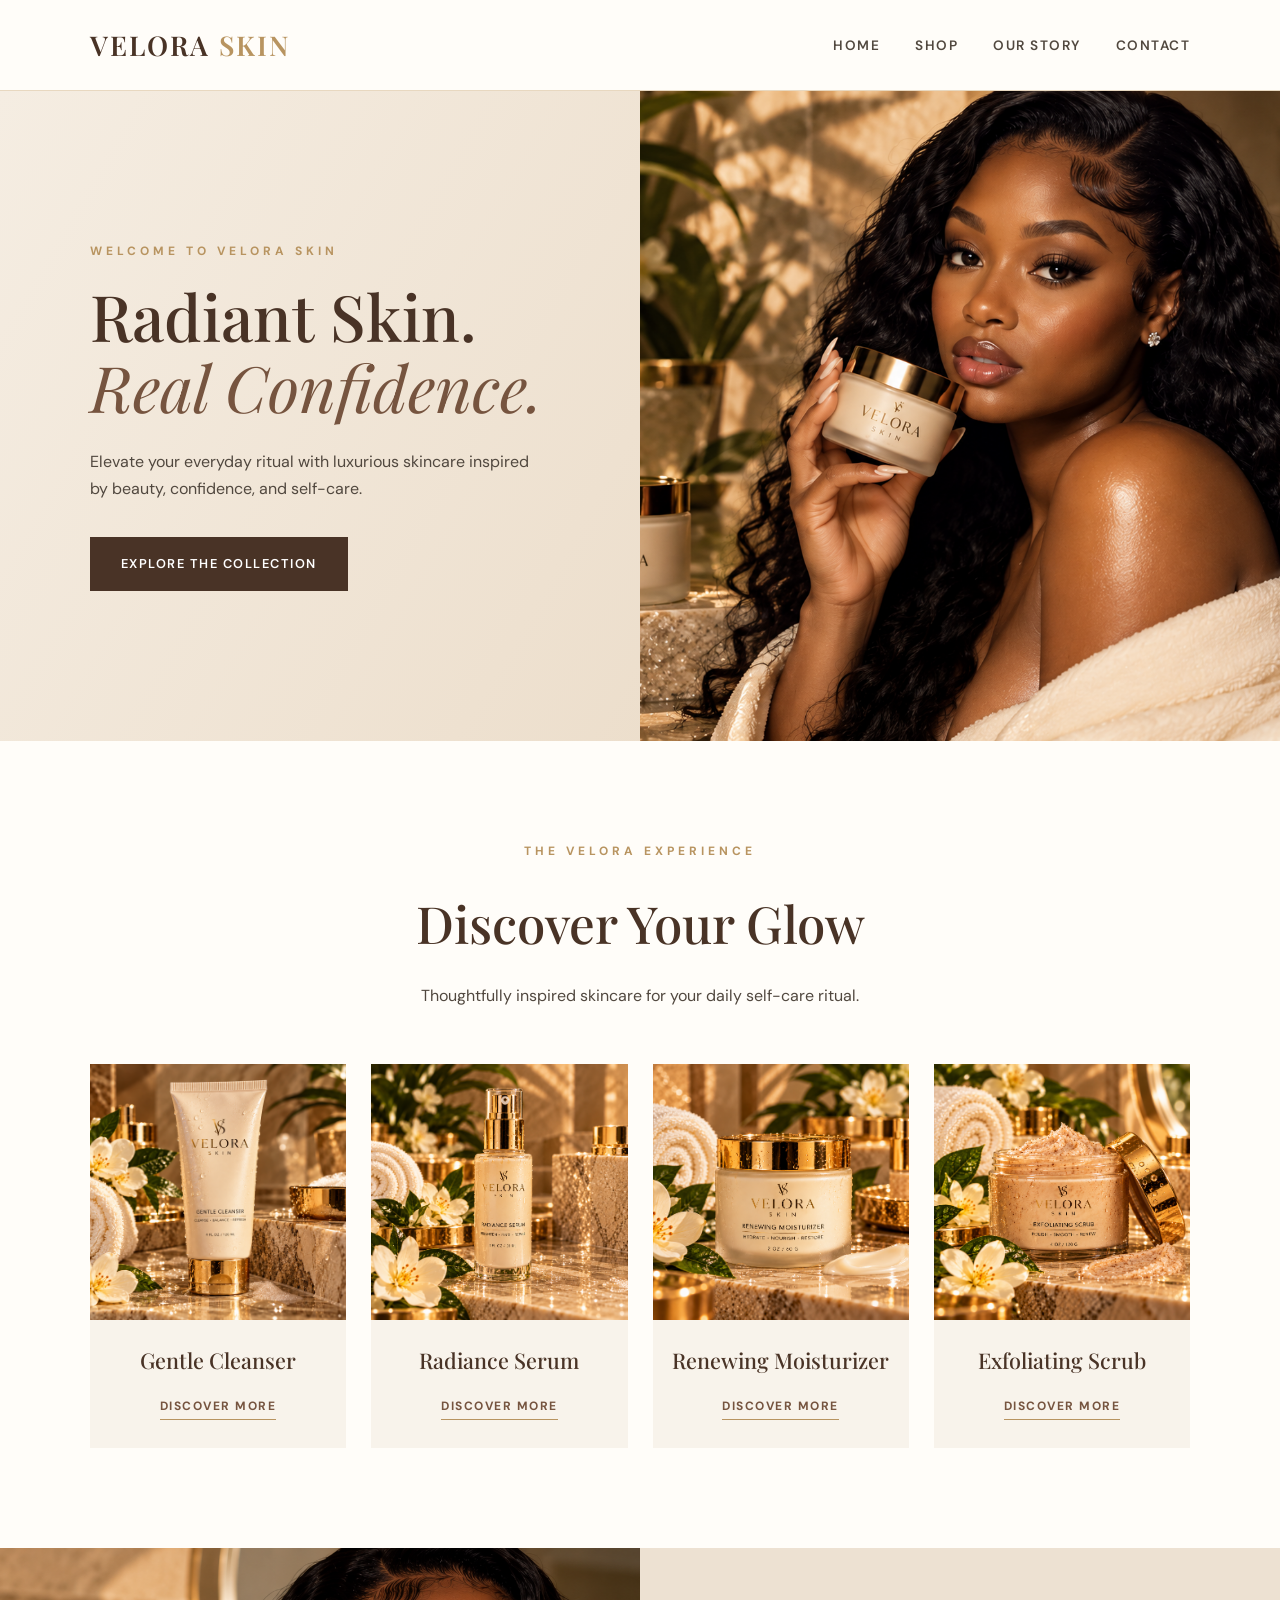
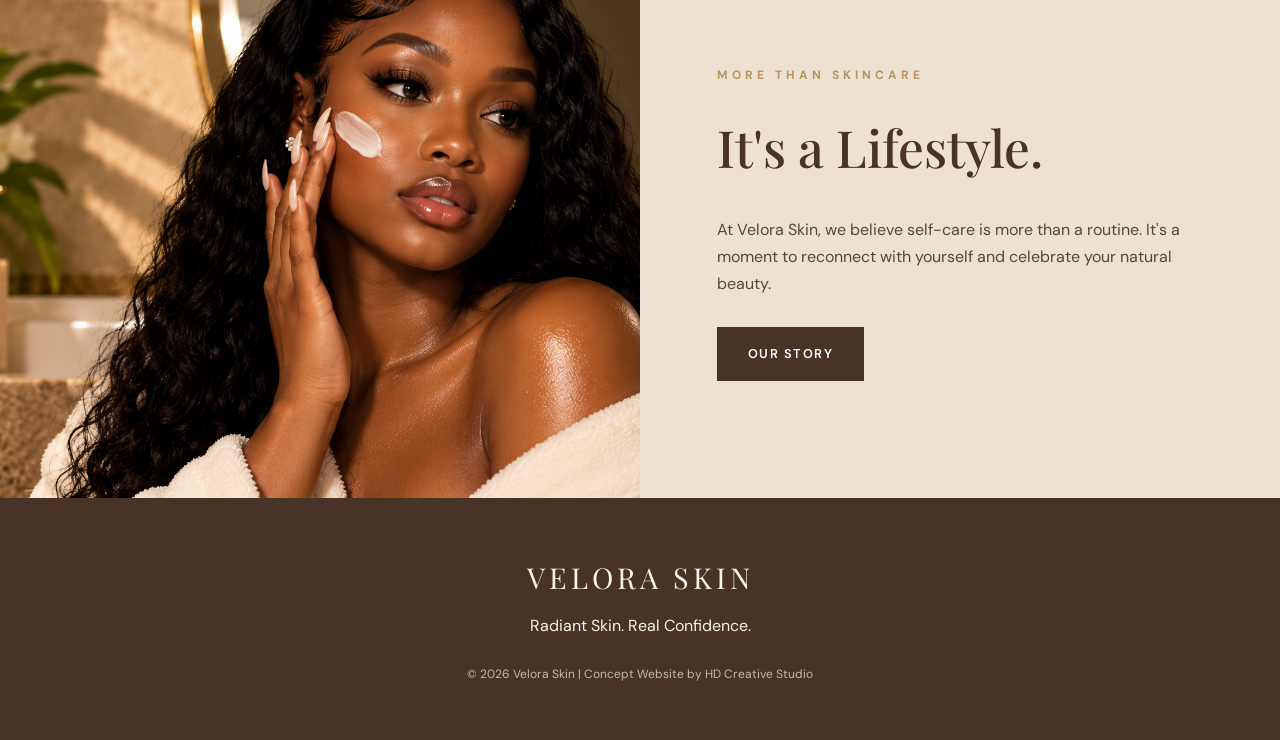
<file: index.html>
<!DOCTYPE html>
<html lang="en">
<head>
  <meta charset="UTF-8">
  <meta name="viewport" content="width=device-width, initial-scale=1.0">
  <meta name="description" content="Discover luxury skincare at Velora Skin. Radiant skin, real confidence.">
  <title>Velora Skin | Luxury Skincare</title>
  <link rel="stylesheet" href="styles.css">
</head>

<body>

  <header class="site-header">
    <a href="index.html" class="brand">VELORA <span>SKIN</span></a>

    <nav aria-label="Main navigation">
      <a href="index.html">Home</a>
      <a href="shop.html">Shop</a>
      <a href="about.html">Our Story</a>
      <a href="contact.html">Contact</a>
    </nav>
  </header>

  <main>

    <section class="hero">
      <div class="hero-content">
        <p class="eyebrow">WELCOME TO VELORA SKIN</p>
        <h1>Radiant Skin.<br><em>Real Confidence.</em></h1>
        <p>Elevate your everyday ritual with luxurious skincare inspired by beauty, confidence, and self-care.</p>
        <a href="shop.html" class="btn">Explore the Collection</a>
      </div>
      <div class="hero-image">
  <img src="images/velora-skin-model1.png"
       alt="Velora Skin model showcasing luxury skincare">
</div>
    </section>

    


    <section class="featured">
      <p class="eyebrow">THE VELORA EXPERIENCE</p>
      <h2>Discover Your Glow</h2>
      <p>Thoughtfully inspired skincare for your daily self-care ritual.</p>

      <div class="product-grid">
        <article class="product-card">
          <img src="images/velora-skin-spa-cleanser.png" alt="Velora Skin Gentle Cleanser">
          <h3>Gentle Cleanser</h3>
          <a href="shop.html">Discover More</a>
        </article>

        <article class="product-card">
          <img src="images/velora-radiance-spa-serum.png" alt="Velora Skin Radiance Serum">
          <h3>Radiance Serum</h3>
          <a href="shop.html">Discover More</a>
        </article>

        <article class="product-card">
          <img src="images/velora-renewal-moisturizer.png" alt="Velora Skin Renewing Moisturizer">
          <h3>Renewing Moisturizer</h3>
          <a href="shop.html">Discover More</a>
        </article>

        <article class="product-card">
          <img src="images/velora-spa-scrub.png" alt="Velora Skin Exfoliating Scrub">
          <h3>Exfoliating Scrub</h3>
          <a href="shop.html">Discover More</a>
        </article>
      </div>
    </section>

    <section class="brand-story">
      <img src="images/velora-skin-model2.png" alt="Velora Skin beauty model applying skincare">
      <div class="story-content">
        <p class="eyebrow">MORE THAN SKINCARE</p>
        <h2>It's a Lifestyle.</h2>
        <p>At Velora Skin, we believe self-care is more than a routine. It's a moment to reconnect with yourself and celebrate your natural beauty.</p>
        <a href="about.html" class="btn">Our Story</a>
      </div>
    </section>

  </main>

  <footer>
    <p>VELORA SKIN</p>
    <p>Radiant Skin. Real Confidence.</p>
    <p>&copy; 2026 Velora Skin | Concept Website by HD Creative Studio</p>
  </footer>

</body>
</html>
</file>
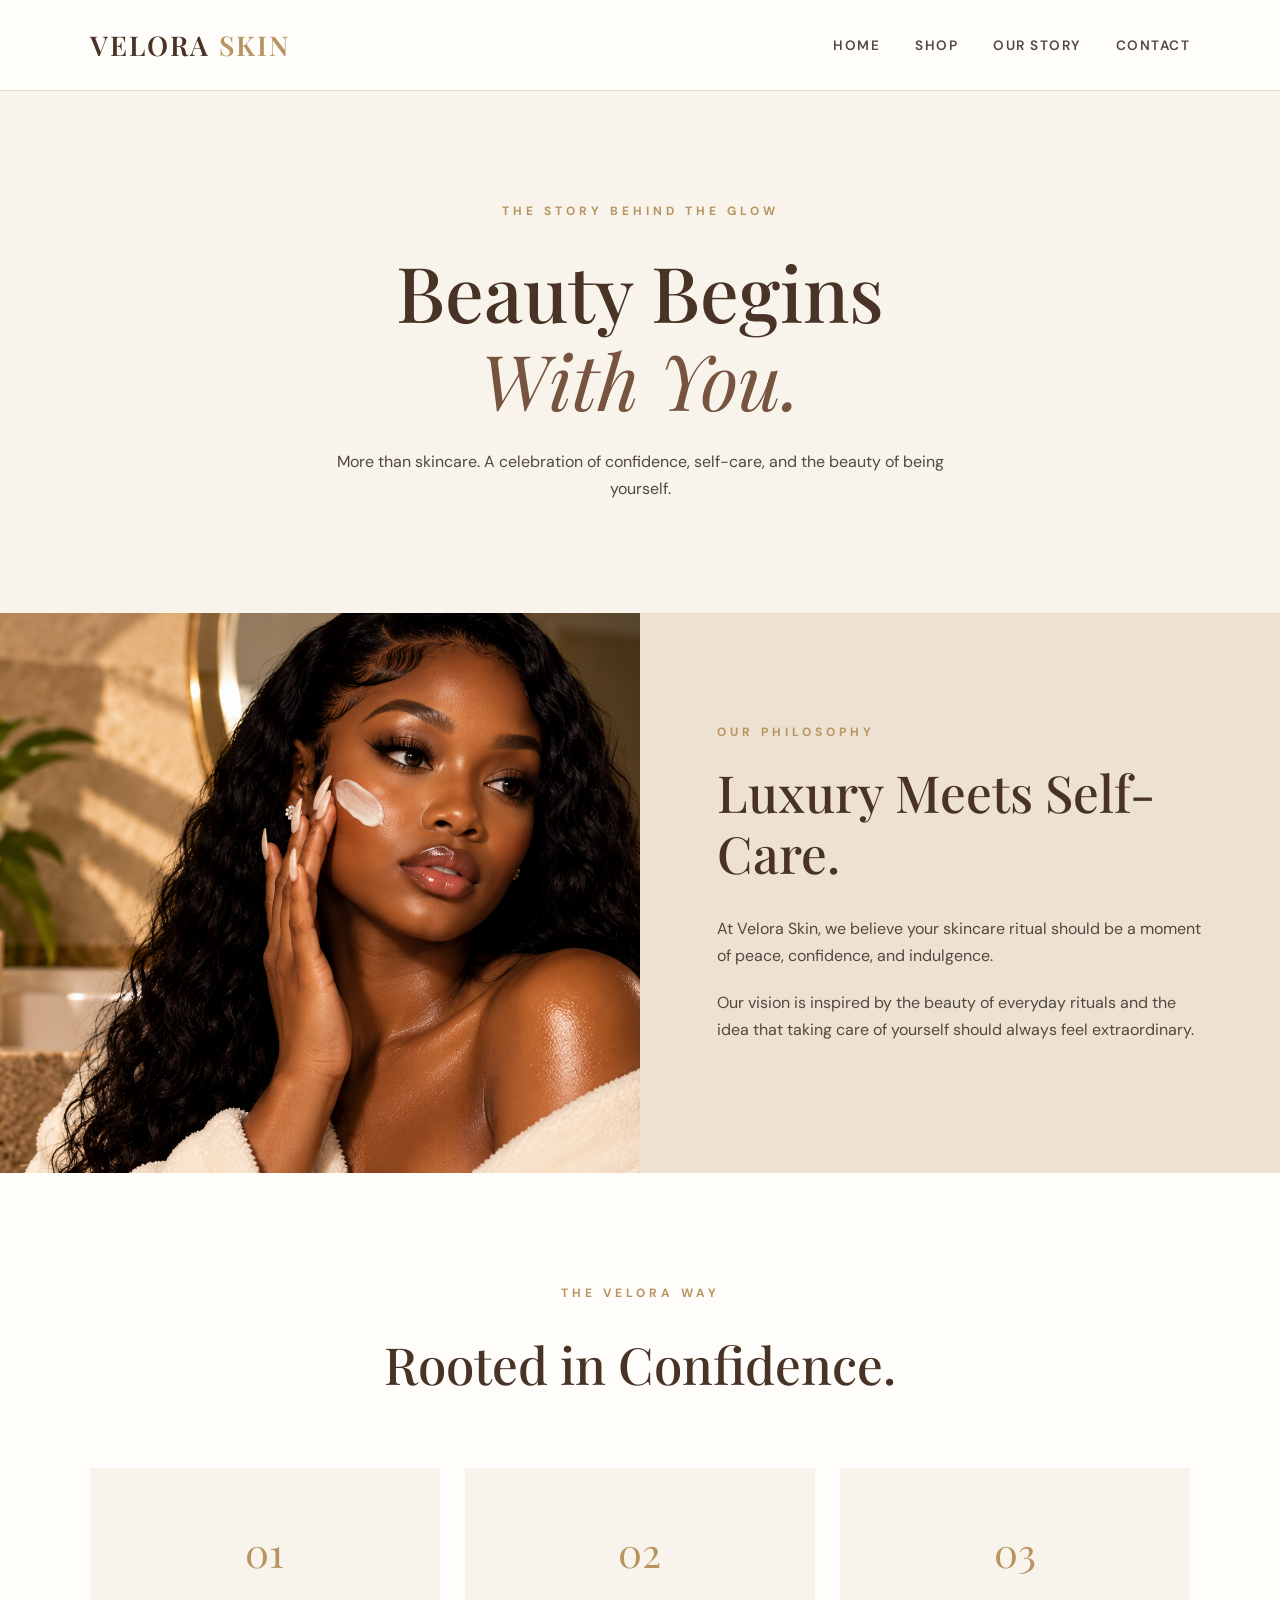
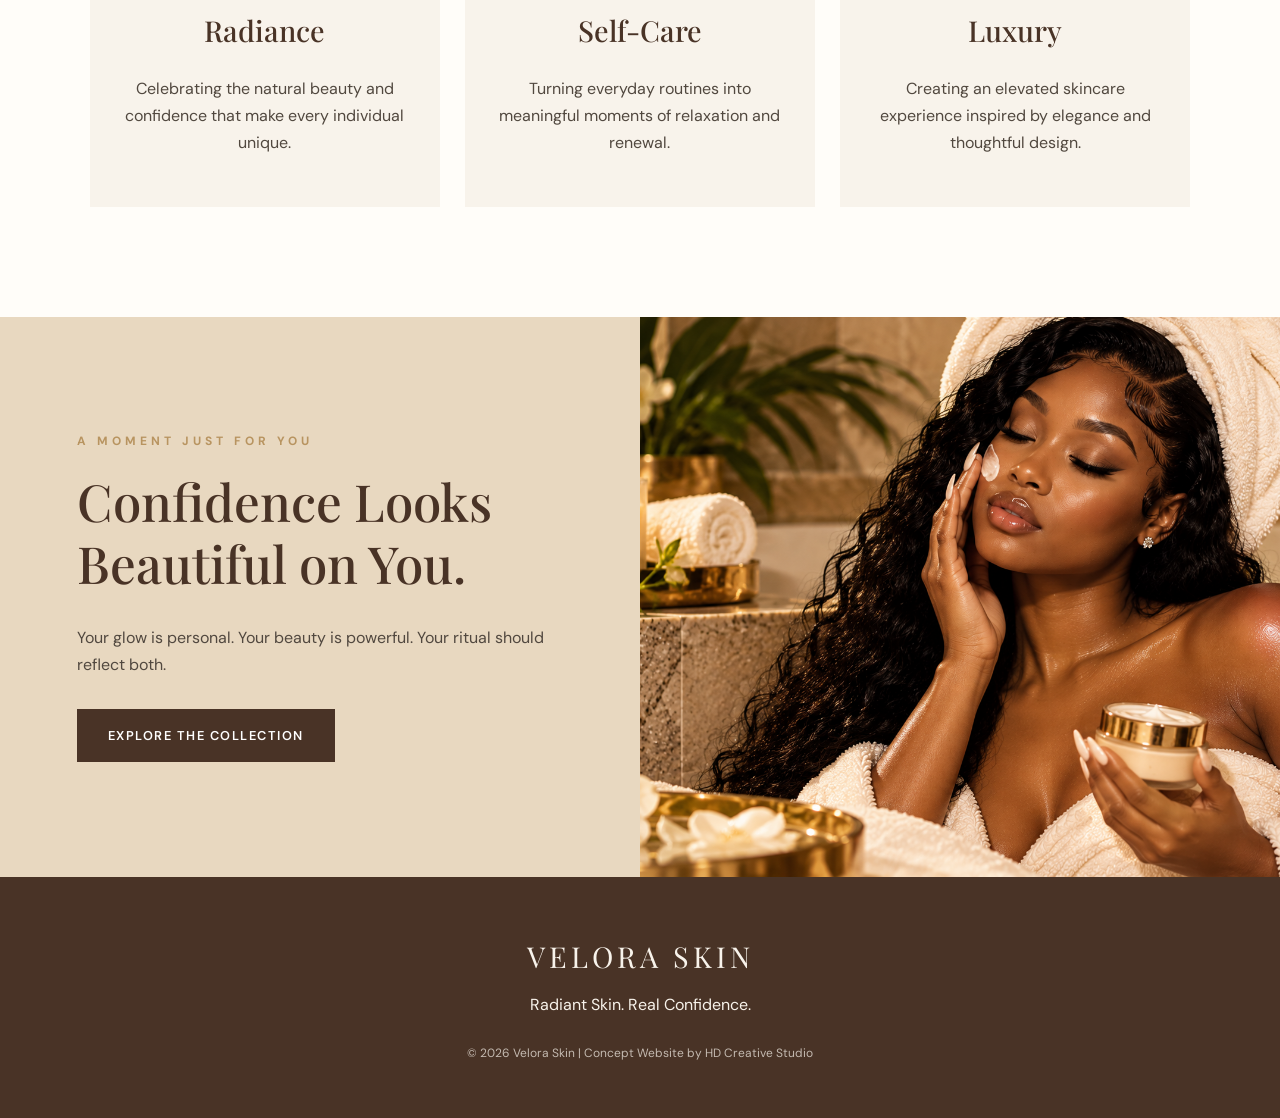
<file: about.html>
<!DOCTYPE html>
<html lang="en">
<head>
  <meta charset="UTF-8">
  <meta name="viewport" content="width=device-width, initial-scale=1.0">
  <meta name="description" content="Discover the story and inspiration behind Velora Skin, a luxury skincare concept.">
  <title>Our Story | Velora Skin</title>
  <link rel="stylesheet" href="styles.css">
</head>

<body>
  <header class="site-header">
    <a href="index.html" class="brand">VELORA <span>SKIN</span></a>

    <nav aria-label="Main navigation">
      <a href="index.html">Home</a>
      <a href="shop.html">Shop</a>
      <a href="about.html" aria-current="page">Our Story</a>
      <a href="contact.html">Contact</a>
    </nav>
  </header>

  <main>
    <section class="about-intro">
      <p class="eyebrow">THE STORY BEHIND THE GLOW</p>
      <h1>Beauty Begins<br><em>With You.</em></h1>
      <p>More than skincare. A celebration of confidence, self-care, and the beauty of being yourself.</p>
    </section>

    <section class="about-feature">
      <div class="about-feature-image">
        <img src="images/velora-skin-model2.png"
             alt="Velora Skin model with radiant skin">
      </div>

      <div class="about-feature-content">
        <p class="eyebrow">OUR PHILOSOPHY</p>
        <h2>Luxury Meets Self-Care.</h2>
        <p>At Velora Skin, we believe your skincare ritual should be a moment of peace, confidence, and indulgence.</p>
        <p>Our vision is inspired by the beauty of everyday rituals and the idea that taking care of yourself should always feel extraordinary.</p>
      </div>
    </section>

    <section class="about-values">
      <p class="eyebrow">THE VELORA WAY</p>
      <h2>Rooted in Confidence.</h2>

      <div class="values-grid">
        <article>
          <span>01</span>
          <h3>Radiance</h3>
          <p>Celebrating the natural beauty and confidence that make every individual unique.</p>
        </article>

        <article>
          <span>02</span>
          <h3>Self-Care</h3>
          <p>Turning everyday routines into meaningful moments of relaxation and renewal.</p>
        </article>

        <article>
          <span>03</span>
          <h3>Luxury</h3>
          <p>Creating an elevated skincare experience inspired by elegance and thoughtful design.</p>
        </article>
      </div>
    </section>

    <section class="about-closing">
      <div class="about-closing-content">
        <p class="eyebrow">A MOMENT JUST FOR YOU</p>
        <h2>Confidence Looks Beautiful on You.</h2>
        <p>Your glow is personal. Your beauty is powerful. Your ritual should reflect both.</p>
        <a href="shop.html" class="btn">Explore the Collection</a>
      </div>

      <div class="about-closing-image">
        <img src="images/velora-skin-model3.png"
             alt="Velora Skin beauty campaign portrait">
      </div>
    </section>
  </main>

  <footer>
    <p>VELORA SKIN</p>
    <p>Radiant Skin. Real Confidence.</p>
    <p>&copy; 2026 Velora Skin | Concept Website by HD Creative Studio</p>
  </footer>
</body>
</html>
</file>
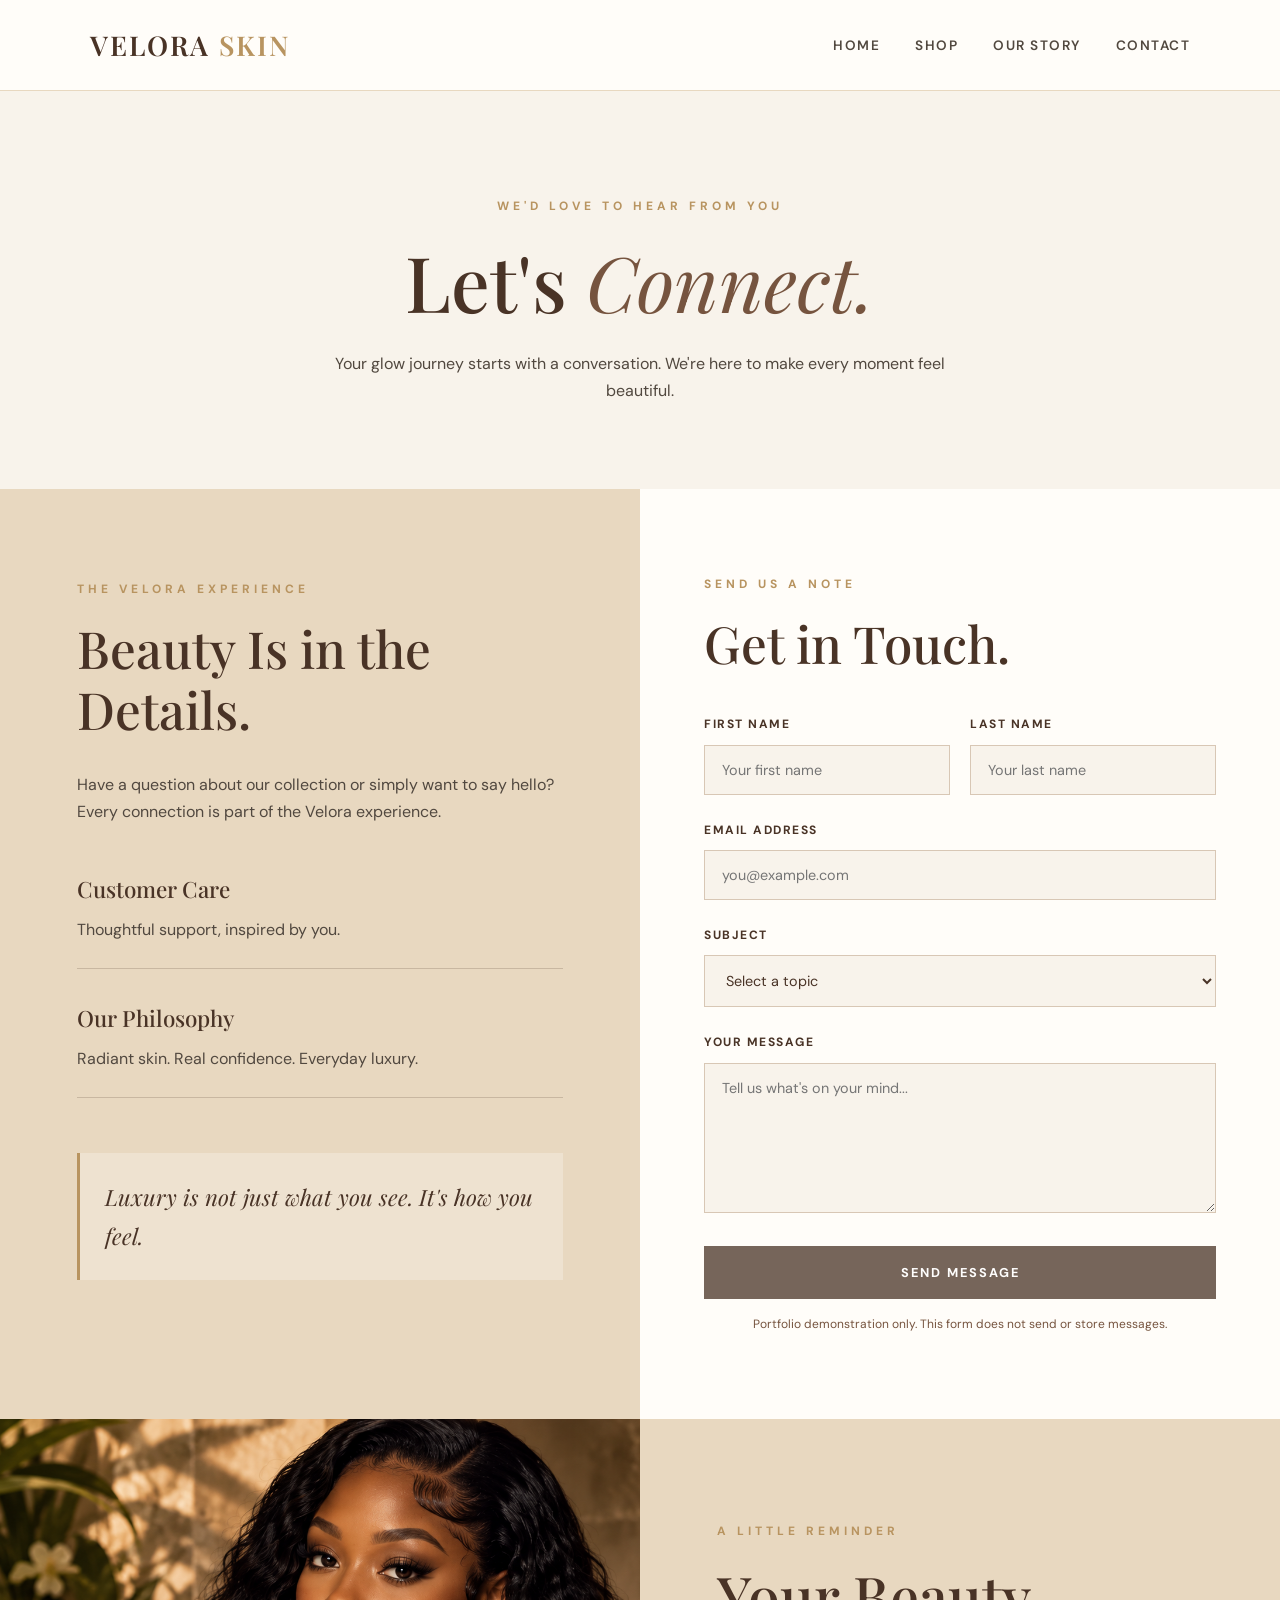
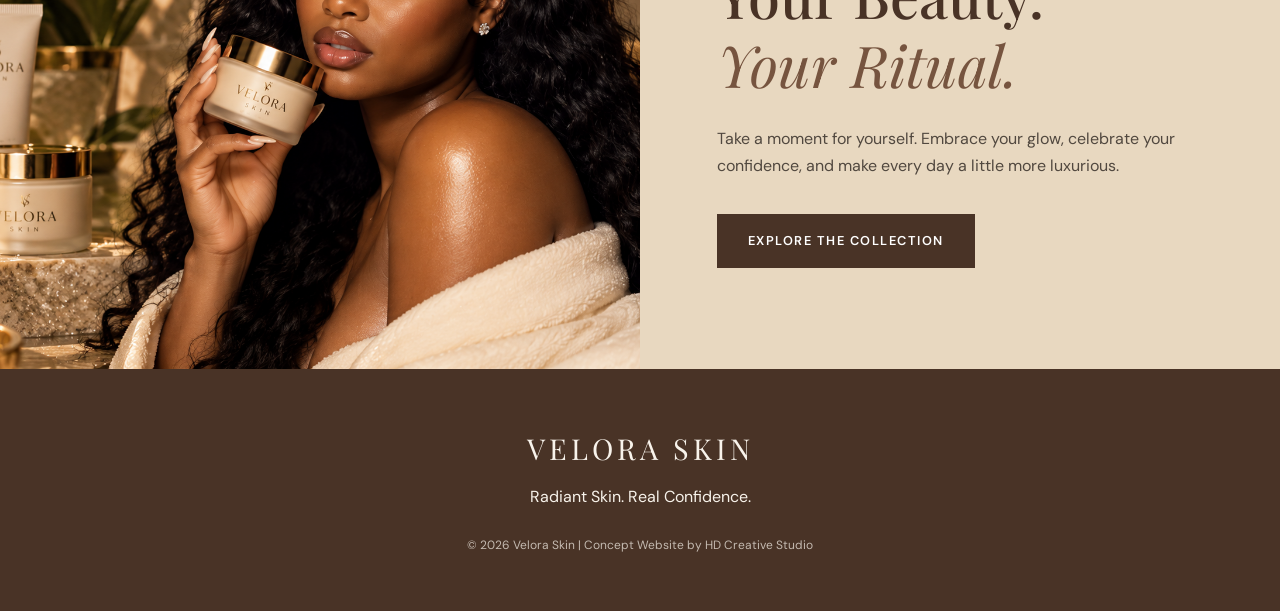
<file: contact.html>
<!DOCTYPE html>
<html lang="en">
<head>
  <meta charset="UTF-8">
  <meta name="viewport" content="width=device-width, initial-scale=1.0">
  <meta name="description" content="Connect with Velora Skin, a luxury skincare brand concept.">
  <title>Contact | Velora Skin</title>
  <link rel="stylesheet" href="styles.css">
</head>

<body>

  <header class="site-header">
    <a href="index.html" class="brand">VELORA <span>SKIN</span></a>

    <nav aria-label="Main navigation">
      <a href="index.html">Home</a>
      <a href="shop.html">Shop</a>
      <a href="about.html">Our Story</a>
      <a href="contact.html" aria-current="page">Contact</a>
    </nav>
  </header>

  <main>

    <section class="contact-intro">
      <p class="eyebrow">WE'D LOVE TO HEAR FROM YOU</p>
      <h1>Let's <em>Connect.</em></h1>
      <p>Your glow journey starts with a conversation. We're here to make every moment feel beautiful.</p>
    </section>

    <section class="contact-section">

      <div class="contact-info">
        <p class="eyebrow">THE VELORA EXPERIENCE</p>
        <h2>Beauty Is in the Details.</h2>

        <p>Have a question about our collection or simply want to say hello? Every connection is part of the Velora experience.</p>

        <div class="contact-detail">
          <h3>Customer Care</h3>
          <p>Thoughtful support, inspired by you.</p>
        </div>

        <div class="contact-detail">
          <h3>Our Philosophy</h3>
          <p>Radiant skin. Real confidence. Everyday luxury.</p>
        </div>

        <div class="contact-note">
          <p>Luxury is not just what you see. It's how you feel.</p>
        </div>
      </div>

      <div class="contact-form-container">
        <p class="eyebrow">SEND US A NOTE</p>
        <h2>Get in Touch.</h2>

        <form class="contact-form" aria-label="Contact form demonstration" onsubmit="return false;">

          <div class="form-row">
            <div class="form-group">
              <label for="first-name">First Name</label>
              <input type="text" id="first-name" name="first-name" placeholder="Your first name">
            </div>

            <div class="form-group">
              <label for="last-name">Last Name</label>
              <input type="text" id="last-name" name="last-name" placeholder="Your last name">
            </div>
          </div>

          <div class="form-group">
            <label for="email">Email Address</label>
            <input type="email" id="email" name="email" placeholder="you@example.com">
          </div>

          <div class="form-group">
            <label for="subject">Subject</label>
            <select id="subject" name="subject">
              <option value="">Select a topic</option>
              <option value="products">Product Inquiry</option>
              <option value="orders">General Question</option>
              <option value="collaboration">Collaboration</option>
              <option value="other">Something Else</option>
            </select>
          </div>

          <div class="form-group">
            <label for="message">Your Message</label>
            <textarea id="message" name="message" rows="6" placeholder="Tell us what's on your mind..."></textarea>
          </div>

          <button type="button" class="contact-submit" disabled>Send Message</button>

          <p class="form-disclaimer">Portfolio demonstration only. This form does not send or store messages.</p>

        </form>
      </div>

    </section>

    <section class="contact-closing">
      <div class="contact-closing-image">
        <img src="images/velora-skin-model1.png" alt="Velora Skin luxury beauty campaign">
      </div>

      <div class="contact-closing-content">
        <p class="eyebrow">A LITTLE REMINDER</p>
        <h2>Your Beauty.<br><em>Your Ritual.</em></h2>
        <p>Take a moment for yourself. Embrace your glow, celebrate your confidence, and make every day a little more luxurious.</p>
        <a href="shop.html" class="btn">Explore the Collection</a>
      </div>
    </section>

  </main>

  <footer>
    <p>VELORA SKIN</p>
    <p>Radiant Skin. Real Confidence.</p>
    <p>&copy; 2026 Velora Skin | Concept Website by HD Creative Studio</p>
  </footer>

</body>
</html>
</file>
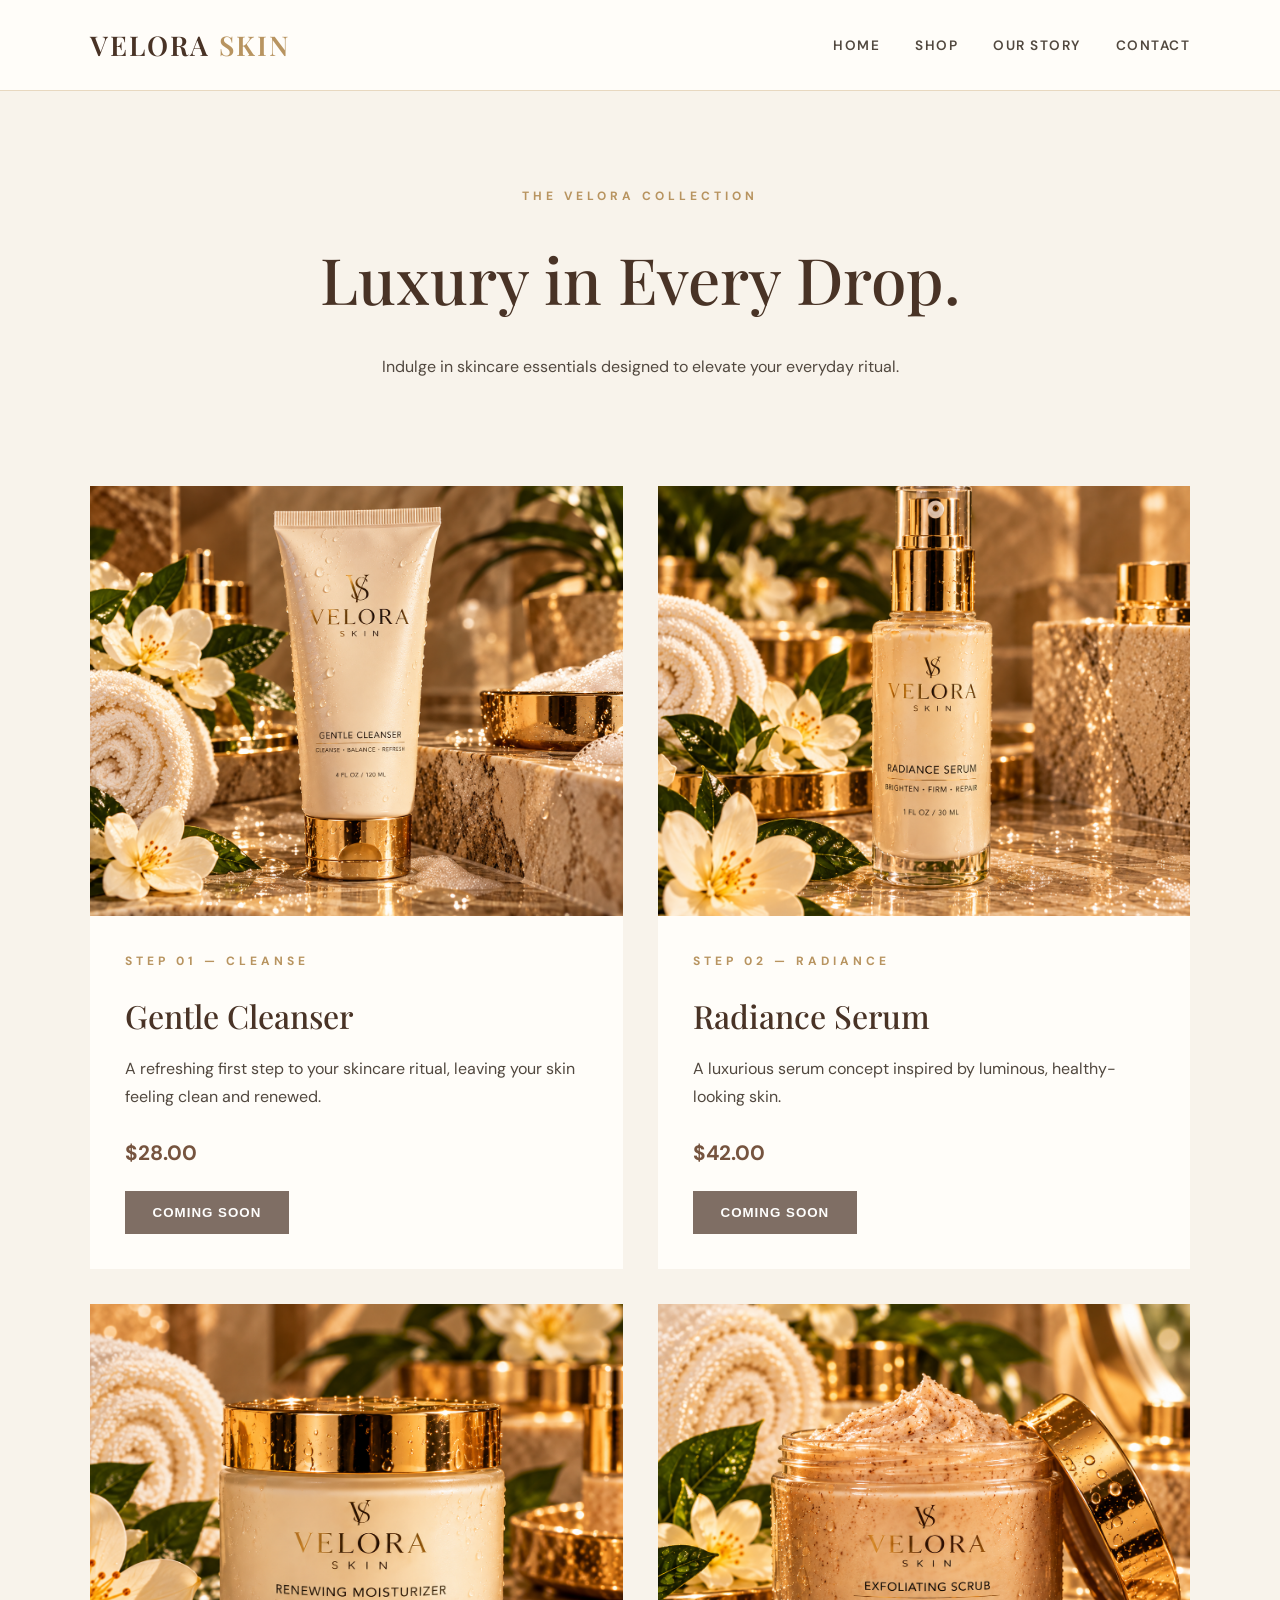
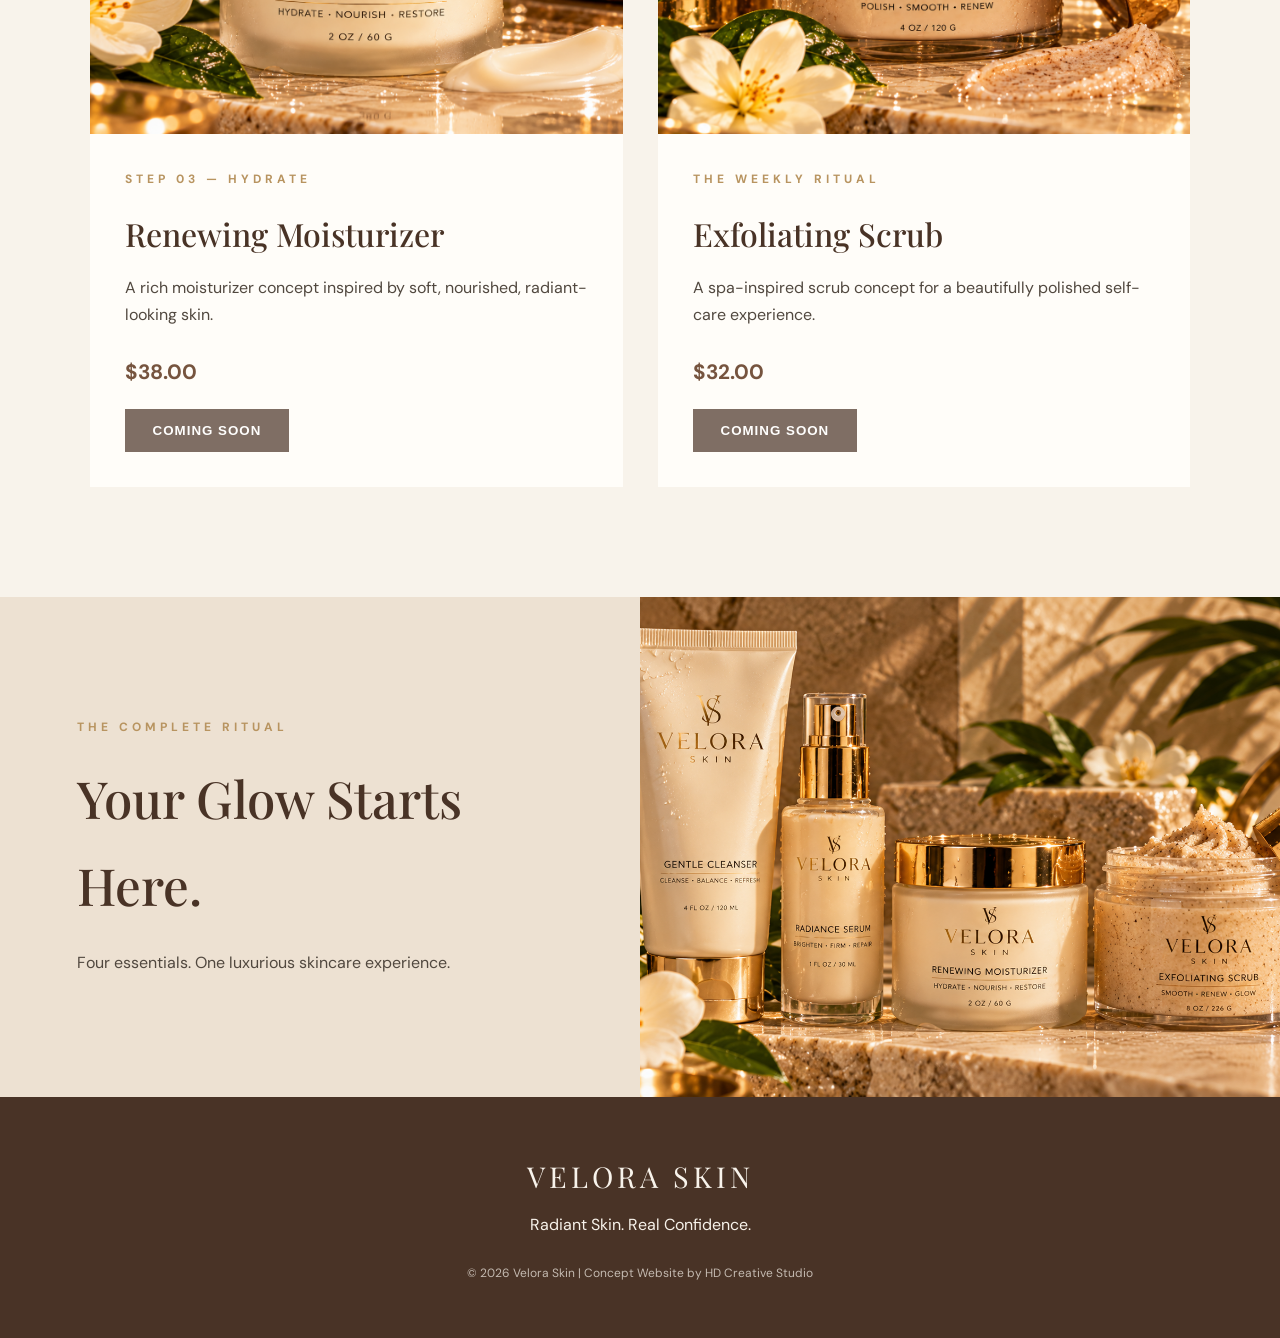
<file: shop.html>
<!DOCTYPE html>
<html lang="en">
<head>
  <meta charset="UTF-8">
  <meta name="viewport" content="width=device-width, initial-scale=1.0">
  <meta name="description" content="Explore the Velora Skin luxury skincare collection.">
  <title>Shop | Velora Skin</title>
  <link rel="stylesheet" href="styles.css">
</head>

<body>
  <header class="site-header">
    <a href="index.html" class="brand">VELORA <span>SKIN</span></a>

    <nav aria-label="Main navigation">
      <a href="index.html">Home</a>
      <a href="shop.html" aria-current="page">Shop</a>
      <a href="about.html">Our Story</a>
      <a href="contact.html">Contact</a>
    </nav>
  </header>

  <main>
    <section class="shop-intro">
      <p class="eyebrow">THE VELORA COLLECTION</p>
      <h1>Luxury in Every Drop.</h1>
      <p>Indulge in skincare essentials designed to elevate your everyday ritual.</p>
    </section>

    <section class="shop-section" aria-label="Skincare products">
      <div class="shop-grid">

        <article class="shop-card">
          <img src="images/velora-skin-spa-cleanser.png" alt="Velora Skin Gentle Cleanser">
          <div class="shop-card-content">
            <p class="eyebrow">STEP 01 — CLEANSE</p>
            <h2>Gentle Cleanser</h2>
            <p>A refreshing first step to your skincare ritual, leaving your skin feeling clean and renewed.</p>
            <p class="price">$28.00</p>
            <button type="button" disabled aria-label="Gentle Cleanser shopping demo unavailable">Coming Soon</button>
          </div>
        </article>

        <article class="shop-card">
          <img src="images/velora-radiance-spa-serum.png" alt="Velora Skin Radiance Serum">
          <div class="shop-card-content">
            <p class="eyebrow">STEP 02 — RADIANCE</p>
            <h2>Radiance Serum</h2>
            <p>A luxurious serum concept inspired by luminous, healthy-looking skin.</p>
            <p class="price">$42.00</p>
            <button type="button" disabled aria-label="Radiance Serum shopping demo unavailable">Coming Soon</button>
          </div>
        </article>

        <article class="shop-card">
          <img src="images/velora-renewal-moisturizer.png" alt="Velora Skin Renewing Moisturizer">
          <div class="shop-card-content">
            <p class="eyebrow">STEP 03 — HYDRATE</p>
            <h2>Renewing Moisturizer</h2>
            <p>A rich moisturizer concept inspired by soft, nourished, radiant-looking skin.</p>
            <p class="price">$38.00</p>
            <button type="button" disabled aria-label="Renewing Moisturizer shopping demo unavailable">Coming Soon</button>
          </div>
        </article>

        <article class="shop-card">
          <img src="images/velora-spa-scrub.png" alt="Velora Skin Exfoliating Scrub">
          <div class="shop-card-content">
            <p class="eyebrow">THE WEEKLY RITUAL</p>
            <h2>Exfoliating Scrub</h2>
            <p>A spa-inspired scrub concept for a beautifully polished self-care experience.</p>
            <p class="price">$32.00</p>
            <button type="button" disabled aria-label="Exfoliating Scrub shopping demo unavailable">Coming Soon</button>
          </div>
        </article>

      </div>
    </section>

    <section class="shop-banner">
      <div>
        <p class="eyebrow">THE COMPLETE RITUAL</p>
        <h2>Your Glow Starts Here.</h2>
        <p>Four essentials. One luxurious skincare experience.</p>
      </div>
      <img src="images/velora-skin-collection.png" alt="The complete Velora Skin skincare collection">
    </section>
  </main>

  <footer>
    <p>VELORA SKIN</p>
    <p>Radiant Skin. Real Confidence.</p>
    <p>&copy; 2026 Velora Skin | Concept Website by HD Creative Studio</p>
  </footer>
</body>
</html>
</file>
<file: styles.css>
@import url('https://fonts.googleapis.com/css2?family=DM+Sans:wght@400;500;600;700&family=Playfair+Display:ital,wght@0,400;0,500;0,600;1,400;1,500&display=swap');

/* VELORA SKIN — GLOBAL STYLES */

:root {
  --cream: #F8F3EB;
  --ivory: #FFFDF9;
  --champagne: #E8D8C0;
  --mocha: #493326;
  --brown: #76543F;
  --gold: #B89460;
  --text: #51483F;
}

* {
  margin: 0;
  padding: 0;
  box-sizing: border-box;
}

html {
  scroll-behavior: smooth;
}

body {
  background-color: var(--cream);
  color: var(--text);
  font-family: 'DM Sans', sans-serif;
  line-height: 1.7;
}

img {
  max-width: 100%;
  display: block;
}

a {
  text-decoration: none;
  color: inherit;
}

h1, h2, h3 {
  font-family: 'Playfair Display', serif;
  font-weight: 500;
}

/* HEADER & NAVIGATION */

.site-header {
  display: flex;
  justify-content: space-between;
  align-items: center;
  padding: 22px 7%;
  background: var(--ivory);
  border-bottom: 1px solid var(--champagne);
}

.brand {
  font-family: 'Playfair Display', serif;
  font-size: 1.7rem;
  font-weight: 600;
  color: var(--mocha);
  letter-spacing: 2px;
}

.brand span {
  color: var(--gold);
}

.site-header nav {
  display: flex;
  align-items: center;
  gap: 35px;
}

.site-header nav a {
  font-size: 0.85rem;
  text-transform: uppercase;
  letter-spacing: 1.5px;
  font-weight: 600;
  transition: color 0.3s ease;
}

.site-header nav a:hover {
  color: var(--gold);
}

/* HERO SECTION */

.hero {
  display: grid;
  grid-template-columns: 1fr 1fr;
  align-items: center;
  min-height: 650px;
  background: linear-gradient(120deg, #F5EDE2, #E7D5BE);
  overflow: hidden;
}

.hero-content {
  padding: 80px 8% 80px 14%;
}

.eyebrow {
  font-size: 0.75rem;
  text-transform: uppercase;
  letter-spacing: 4px;
  font-weight: 700;
  color: var(--gold);
  margin-bottom: 18px;
}

.hero h1 {
  font-size: clamp(3rem, 5vw, 5.5rem);
  line-height: 1.12;
  color: var(--mocha);
  margin-bottom: 25px;
}

.hero h1 em {
  color: var(--brown);
  font-weight: 400;
}

.hero-content > p:not(.eyebrow) {
  max-width: 450px;
  font-size: 1rem;
  margin-bottom: 35px;
}

.btn {
  display: inline-block;
  padding: 15px 30px;
  background: var(--mocha);
  color: white;
  font-size: 0.8rem;
  font-weight: 600;
  text-transform: uppercase;
  letter-spacing: 1.5px;
  border: 1px solid var(--mocha);
  transition: 0.3s ease;
}

.btn:hover {
  background: transparent;
  color: var(--mocha);
}

.hero-image {
  height: 100%;
  min-height: 650px;
}

.hero-image img {
  width: 100%;
  height: 100%;
  object-fit: cover;
  object-position: center;
}

/* FEATURED COLLECTION */

.featured {
  padding: 100px 7%;
  text-align: center;
  background: var(--ivory);
}

.featured h2 {
  font-size: clamp(2.5rem, 4vw, 3.8rem);
  color: var(--mocha);
  margin-bottom: 15px;
}

.featured > p:not(.eyebrow) {
  margin-bottom: 55px;
}

.product-grid {
  display: grid;
  grid-template-columns: repeat(4, minmax(0, 1fr));
  gap: 25px;
}

.product-card {
  background: var(--cream);
  padding-bottom: 30px;
  transition: transform 0.3s ease;
}

.product-card:hover {
  transform: translateY(-8px);
}

.product-card img {
  width: 100%;
  aspect-ratio: 1 / 1;
  object-fit: cover;
  margin-bottom: 22px;
}

.product-card h3 {
  color: var(--mocha);
  font-size: 1.35rem;
  margin-bottom: 12px;
}

.product-card a {
  font-size: 0.75rem;
  font-weight: 700;
  text-transform: uppercase;
  letter-spacing: 1.5px;
  color: var(--brown);
  border-bottom: 1px solid var(--gold);
  padding-bottom: 5px;
}

/* BRAND STORY */

.brand-story {
  display: grid;
  grid-template-columns: 1fr 1fr;
  align-items: center;
  background: #EDE1D2;
}

.brand-story > img {
  width: 100%;
  height: 550px;
  object-fit: cover;
}

.story-content {
  padding: 70px 12%;
}

.story-content h2 {
  font-size: clamp(2.5rem, 4vw, 4rem);
  color: var(--mocha);
  margin-bottom: 25px;
}

.story-content > p:not(.eyebrow) {
  margin-bottom: 30px;
}

/* FOOTER */

footer {
  background: var(--mocha);
  color: var(--cream);
  text-align: center;
  padding: 55px 20px;
}

footer p:first-child {
  font-family: 'Playfair Display', serif;
  font-size: 1.8rem;
  letter-spacing: 4px;
  margin-bottom: 10px;
}

footer p:last-child {
  font-size: 0.75rem;
  opacity: 0.7;
  margin-top: 25px;
}

/* TABLET */

@media (max-width: 900px) {
  .site-header {
    flex-direction: column;
    gap: 18px;
  }

  .site-header nav {
    gap: 20px;
    flex-wrap: wrap;
    justify-content: center;
  }

  .hero-content {
    padding: 60px 8%;
  }

  .product-grid {
    grid-template-columns: repeat(2, minmax(0, 1fr));
  }
}

/* MOBILE */

@media (max-width: 600px) {
  .site-header {
    padding: 20px 5%;
  }

  .brand {
    font-size: 1.45rem;
  }

  .site-header nav {
    gap: 12px 18px;
  }

  .site-header nav a {
    font-size: 0.7rem;
  }

  .hero {
    grid-template-columns: 1fr;
  }

  .hero-content {
    padding: 65px 7% 45px;
    text-align: center;
  }

  .hero h1 {
    font-size: clamp(2.8rem, 11vw, 4rem);
  }

  .hero-content > p:not(.eyebrow) {
    margin-left: auto;
    margin-right: auto;
  }

  .hero-image {
    min-height: 0;
    height: 420px;
  }

  .hero-image img {
    object-position: center 35%;
  }

  .featured {
    padding: 70px 5%;
  }

  .product-grid {
    gap: 15px;
  }

  .product-card h3 {
    font-size: 1.05rem;
  }

  .product-card a {
    font-size: 0.65rem;
  }

  .brand-story {
    grid-template-columns: 1fr;
  }

  .brand-story > img {
    height: 400px;
  }

  .story-content {
    padding: 65px 8%;
    text-align: center;
  }
}

@media (max-width: 360px) {
  .product-grid {
    grid-template-columns: 1fr;
  }
}


/* SHOP PAGE */

.shop-intro {
  text-align: center;
  background: var(--cream);
  padding: 95px 7% 75px;
}

.shop-intro h1 {
  color: var(--mocha);
  font-size: clamp(2.8rem, 5vw, 5rem);
  margin-bottom: 20px;
}

.shop-intro > p:last-child {
  max-width: 550px;
  margin: auto;
}

.shop-section {
  padding: 30px 7% 110px;
  background: var(--cream);
}

.shop-grid {
  display: grid;
  grid-template-columns: repeat(2, minmax(0, 1fr));
  gap: 35px;
}

.shop-card {
  background: var(--ivory);
  overflow: hidden;
}

.shop-card > img {
  width: 100%;
  height: 430px;
  object-fit: cover;
}

.shop-card-content {
  padding: 35px;
}

.shop-card-content h2 {
  font-size: 2rem;
  color: var(--mocha);
  margin-bottom: 12px;
}

.shop-card-content > p:not(.eyebrow):not(.price) {
  min-height: 60px;
}

.shop-card .price {
  font-size: 1.3rem;
  font-weight: 700;
  color: var(--brown);
  margin: 20px 0;
}

.shop-card button {
  background: var(--mocha);
  color: white;
  border: 0;
  padding: 14px 28px;
  text-transform: uppercase;
  letter-spacing: 1px;
  font-weight: 600;
  cursor: not-allowed;
  opacity: 0.7;
}

.shop-banner {
  display: grid;
  grid-template-columns: 1fr 1fr;
  align-items: center;
  background: #EDE1D2;
}

.shop-banner > div {
  padding: 70px 12%;
}

.shop-banner h2 {
  font-size: clamp(2.5rem, 4vw, 4rem);
  color: var(--mocha);
  margin-bottom: 20px;
}

.shop-banner img {
  width: 100%;
  height: 500px;
  object-fit: cover;
}

@media (max-width: 700px) {
  .shop-intro {
    padding: 65px 6% 45px;
  }

  .shop-section {
    padding: 20px 5% 70px;
  }

  .shop-grid {
    grid-template-columns: 1fr;
    gap: 25px;
  }

  .shop-card > img {
    height: auto;
    aspect-ratio: 1 / 1;
  }

  .shop-card-content {
    padding: 25px;
  }

  .shop-card-content > p:not(.eyebrow):not(.price) {
    min-height: 0;
  }

  .shop-banner {
    grid-template-columns: 1fr;
  }

  .shop-banner > div {
    padding: 60px 8%;
    text-align: center;
  }

  .shop-banner img {
    height: auto;
  }
}


/* OUR STORY PAGE */

.about-intro {
  padding: 110px 7%;
  text-align: center;
  background: var(--cream);
}

.about-intro h1 {
  font-size: clamp(3.2rem, 6vw, 6rem);
  color: var(--mocha);
  line-height: 1.15;
  margin: 25px 0;
}

.about-intro h1 em {
  color: var(--brown);
  font-weight: 400;
}

.about-intro > p:last-child {
  max-width: 620px;
  margin: auto;
}

.about-feature,
.about-closing {
  display: grid;
  grid-template-columns: 1fr 1fr;
  align-items: stretch;
}

.about-feature {
  background: #EDE1D2;
}

.about-feature-image img,
.about-closing-image img {
  width: 100%;
  height: 100%;
  min-height: 560px;
  object-fit: cover;
}

.about-feature-content,
.about-closing-content {
  padding: 85px 12%;
  align-self: center;
}

.about-feature h2,
.about-closing h2 {
  font-size: clamp(2.6rem, 4vw, 4.5rem);
  color: var(--mocha);
  line-height: 1.2;
  margin: 20px 0 30px;
}

.about-feature-content > p:not(.eyebrow) {
  margin-bottom: 20px;
}

.about-values {
  padding: 110px 7%;
  background: var(--ivory);
  text-align: center;
}

.about-values > h2 {
  font-size: clamp(2.5rem, 4vw, 4rem);
  color: var(--mocha);
  margin: 15px 0 60px;
}

.values-grid {
  display: grid;
  grid-template-columns: repeat(3, minmax(0, 1fr));
  gap: 25px;
}

.values-grid article {
  padding: 50px 30px;
  background: var(--cream);
}

.values-grid span {
  font-family: 'Playfair Display', serif;
  font-size: 2.5rem;
  color: var(--gold);
}

.values-grid h3 {
  font-size: 1.8rem;
  color: var(--mocha);
  margin: 20px 0;
}

.about-closing {
  background: #E8D8C0;
}

.about-closing-content > p:not(.eyebrow) {
  margin-bottom: 30px;
}

/* TABLET */

@media (max-width: 900px) {
  .about-feature-content,
  .about-closing-content {
    padding: 55px 8%;
  }

  .values-grid {
    gap: 15px;
  }

  .values-grid article {
    padding: 35px 20px;
  }
}

/* MOBILE */

@media (max-width: 600px) {
  .about-intro {
    padding: 75px 7%;
  }

  .about-intro h1 {
    font-size: clamp(2.8rem, 11vw, 4rem);
  }

  .about-feature,
  .about-closing {
    grid-template-columns: 1fr;
  }

  .about-feature-image img,
  .about-closing-image img {
    min-height: 0;
    height: 400px;
    object-position: center 30%;
  }

  .about-feature-content,
  .about-closing-content {
    padding: 65px 8%;
    text-align: center;
  }

  .about-values {
    padding: 75px 6%;
  }

  .values-grid {
    grid-template-columns: 1fr;
    gap: 20px;
  }

  .values-grid article {
    padding: 40px 25px;
  }

  .about-closing-content {
    order: 1;
  }

  .about-closing-image {
    order: 2;
  }
}


/* CONTACT PAGE */

.contact-intro {
  background: var(--cream);
  text-align: center;
  padding: 105px 7% 85px;
}

.contact-intro h1 {
  font-size: clamp(3.2rem, 6vw, 6rem);
  color: var(--mocha);
  line-height: 1.15;
  margin: 20px 0 25px;
}

.contact-intro h1 em {
  color: var(--brown);
  font-weight: 400;
}

.contact-intro > p:last-child {
  max-width: 620px;
  margin: auto;
}

/* TWO-COLUMN CONTACT SECTION */

.contact-section {
  display: grid;
  grid-template-columns: 1fr 1fr;
  align-items: stretch;
  background: #EDE1D2;
}

.contact-info {
  padding: 90px 12%;
  background: #E8D8C0;
}

.contact-info h2,
.contact-form-container h2 {
  font-size: clamp(2.4rem, 4vw, 3.8rem);
  color: var(--mocha);
  line-height: 1.2;
  margin: 15px 0 30px;
}

.contact-info > p:not(.eyebrow) {
  margin-bottom: 45px;
}

.contact-detail {
  margin-bottom: 30px;
  padding-bottom: 25px;
  border-bottom: 1px solid rgba(73, 51, 38, 0.2);
}

.contact-detail h3 {
  font-size: 1.4rem;
  color: var(--mocha);
  margin-bottom: 8px;
}

.contact-note {
  margin-top: 55px;
  padding: 25px;
  border-left: 3px solid var(--gold);
  background: rgba(255, 255, 255, 0.25);
}

.contact-note p {
  font-family: 'Playfair Display', serif;
  font-style: italic;
  font-size: 1.4rem;
  color: var(--mocha);
}

/* CONTACT FORM */

.contact-form-container {
  padding: 85px 10%;
  background: var(--ivory);
}

.contact-form-container h2 {
  margin-bottom: 40px;
}

.form-row {
  display: grid;
  grid-template-columns: 1fr 1fr;
  gap: 20px;
}

.form-group {
  margin-bottom: 25px;
}

.form-group label {
  display: block;
  margin-bottom: 10px;
  font-size: 0.75rem;
  font-weight: 700;
  text-transform: uppercase;
  letter-spacing: 1.5px;
  color: var(--mocha);
}

.contact-form input,
.contact-form select,
.contact-form textarea {
  width: 100%;
  padding: 15px 17px;
  background: var(--cream);
  border: 1px solid #D8C7B5;
  border-radius: 0;
  font-family: 'DM Sans', sans-serif;
  font-size: 0.9rem;
  color: var(--mocha);
  outline: none;
}

.contact-form textarea {
  resize: vertical;
  min-height: 150px;
}

.contact-form input:focus,
.contact-form select:focus,
.contact-form textarea:focus {
  border-color: var(--gold);
  box-shadow: 0 0 0 2px rgba(184, 148, 96, 0.15);
}

.contact-submit {
  width: 100%;
  padding: 17px 25px;
  background: var(--mocha);
  color: white;
  border: 1px solid var(--mocha);
  font-family: 'DM Sans', sans-serif;
  font-weight: 700;
  font-size: 0.8rem;
  text-transform: uppercase;
  letter-spacing: 2px;
  cursor: not-allowed;
  opacity: 0.75;
}

.form-disclaimer {
  font-size: 0.75rem;
  color: var(--brown);
  margin-top: 15px;
  text-align: center;
}

/* CLOSING IMAGE SECTION */

.contact-closing {
  display: grid;
  grid-template-columns: 1fr 1fr;
  background: #E8D8C0;
  align-items: stretch;
}

.contact-closing-image img {
  width: 100%;
  height: 100%;
  min-height: 550px;
  object-fit: cover;
}

.contact-closing-content {
  padding: 85px 12%;
  align-self: center;
}

.contact-closing h2 {
  font-size: clamp(2.8rem, 4.5vw, 4.8rem);
  line-height: 1.2;
  color: var(--mocha);
  margin: 20px 0 25px;
}

.contact-closing h2 em {
  color: var(--brown);
  font-weight: 400;
}

.contact-closing-content > p:not(.eyebrow) {
  margin-bottom: 35px;
}

/* CONTACT RESPONSIVE STYLES */

@media (max-width: 900px) {
  .contact-info,
  .contact-form-container,
  .contact-closing-content {
    padding: 60px 8%;
  }

  .form-row {
    grid-template-columns: 1fr;
    gap: 0;
  }
}

@media (max-width: 600px) {
  .contact-intro {
    padding: 75px 7% 65px;
  }

  .contact-intro h1 {
    font-size: clamp(2.8rem, 11vw, 4rem);
  }

  .contact-section,
  .contact-closing {
    grid-template-columns: 1fr;
  }

  .contact-info,
  .contact-form-container {
    padding: 65px 8%;
  }

  .contact-closing-image img {
    min-height: 0;
    height: 400px;
    object-position: center 30%;
  }

  .contact-closing-content {
    padding: 65px 8%;
    text-align: center;
  }

  .contact-note {
    margin-top: 35px;
  }
}
</file>
